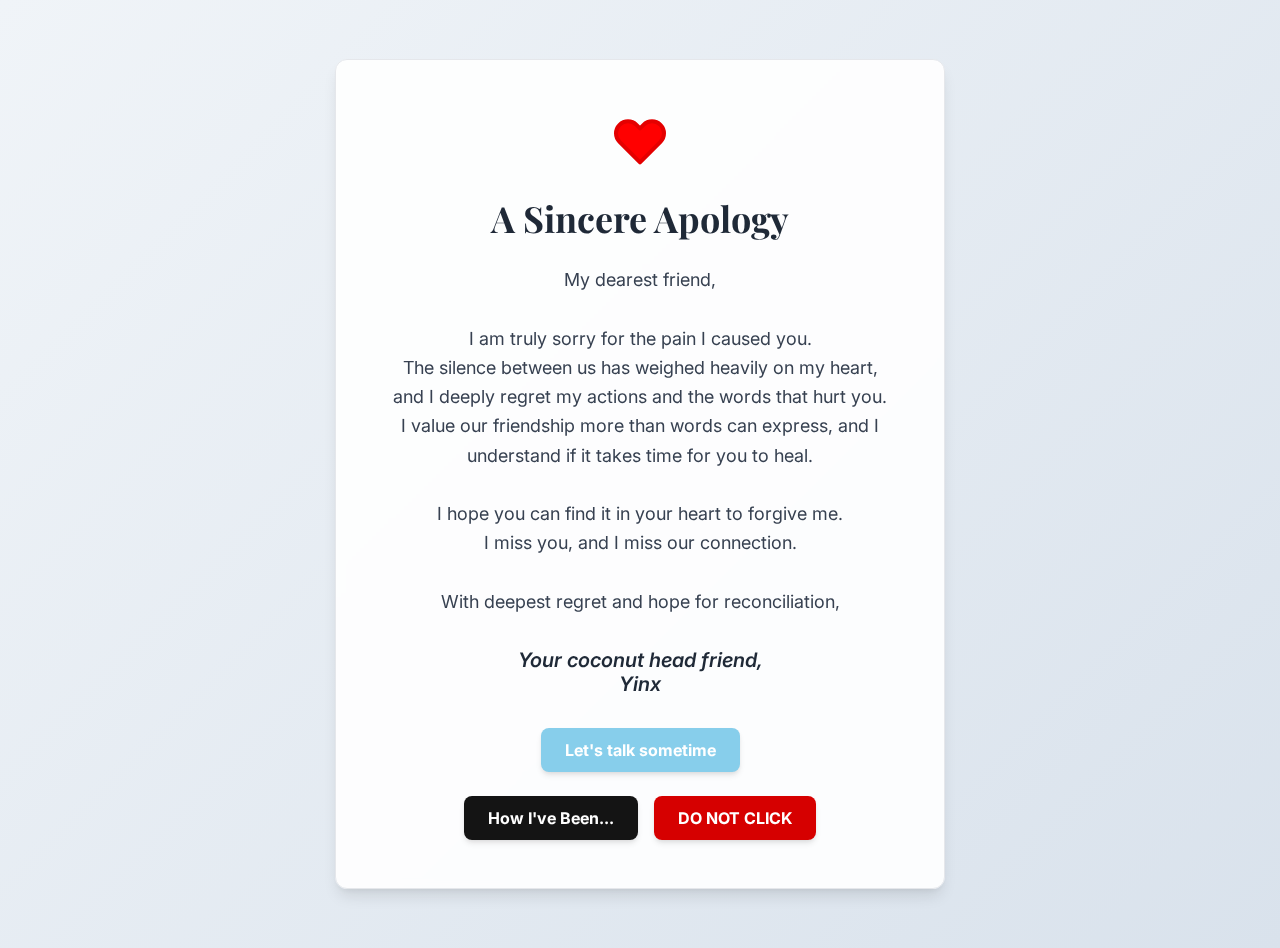
<file: index.html>
<!DOCTYPE html>
<html lang="en">
<head>
    <meta charset="UTF-8">
    <meta name="viewport" content="width=device-width, initial-scale=1.0">
    <title>A Special Message from Denchū-san</title>
    <link rel="stylesheet" href="https://fonts.googleapis.com/css2?family=Inter:wght@400;600&family=Playfair+Display:wght@700&display=swap">
    <link rel="icon" href="heart-png-29.png" type="image/x-icon">
    <link rel="stylesheet" href="style.css">
    <style>
        body{
            font-family: 'Inter', sans-serif;
        }

        h1{
            font-family: 'Playfair Display', serif;
        }
        ::-webkit-scrollbar{
            width: 8px;
        }
        ::-webkit-scrollbar-track{
            background: #f1f1f1;
            border-radius: 10px;
        }
        ::-webkit-scrollbar-thumb{
            background: #888;
            border-radius: 10px;
        }
        ::-webkit-scrollbar-thumb:hover{
            background: #555;
        }
    </style>
</head>

<body class="main-body">
    <section class="apology-card">
        <div class="icon-container">
            <svg class="icon-heart" fill="none" stroke="currentColor" viewBox="0 0 24 24" xmlns="http://www.w3.org/2000/svg">
                <path stroke-linecap="round" stroke-linejoin="round" stroke-width="1.5" d="M4.318 6.318a4.5 4.5 0 000 6.364L12 20.364l7.682-7.682a4.5 4.5 0 00-6.364-6.364L12 7.636l-1.318-1.318a4.5 4.5 0 00-6.364 0z"></path>
            </svg>
        </div>
        
        <h1 class="apology-title">
            A Sincere Apology
        </h1>

        <p class="apology-message">
            My dearest friend,
            <br><br>I am truly sorry for the pain I caused you.
            <br>The silence between us has weighed heavily on my heart,
            <br>and I deeply regret my actions and the words that hurt you.
            <br>I value our friendship more than words can express, and I understand if it takes time for you to heal.
            <br><br>I hope you can find it in your heart to forgive me.
            <br>I miss you, and I miss our connection. 
            <br><br> With deepest regret and hope for reconciliation,
        </p>

        <p class="apology-signature">
            Your coconut head friend,<br>Yinx
        </p>

        <div class="button-container">
            <a href="https://discord.com/users/934392596330070039" class="apology-button">
                Let's talk sometime
            </a>
        </div>

        <div class="additional-buttons-container">
            <a href="feelings.html" class="apology-button-monochrome">
                How I've Been...
            </a>
            <a href="#" class="apology-button-prank" onclick="activatePrank(event)">
                DO NOT CLICK
            </a>
        </div>
    </section>

    <script>
        function activatePrank(event){
            event.preventDefault();

            const card = document.querySelector('.apology-card');
            if (card){
                card.innerHTML = `
                <h2 class="apology-title" style="color: red;">Expolosion Initiated!</h2>
                <p class="apology-message">
                    Your browser will expolde in 5 seconds...<br>
                    (Modern browsers often prevent pages from closing themselves for security reasons)
                    <br><br>
                    Did it work?
                    <br><br>
                    I guess it didn't... sigh🤧
                </p>
                `;
            }

            setTimeout(() => {
            window.close();
        }, 5000);
        }
    </script>
</body>
</html>
</file>
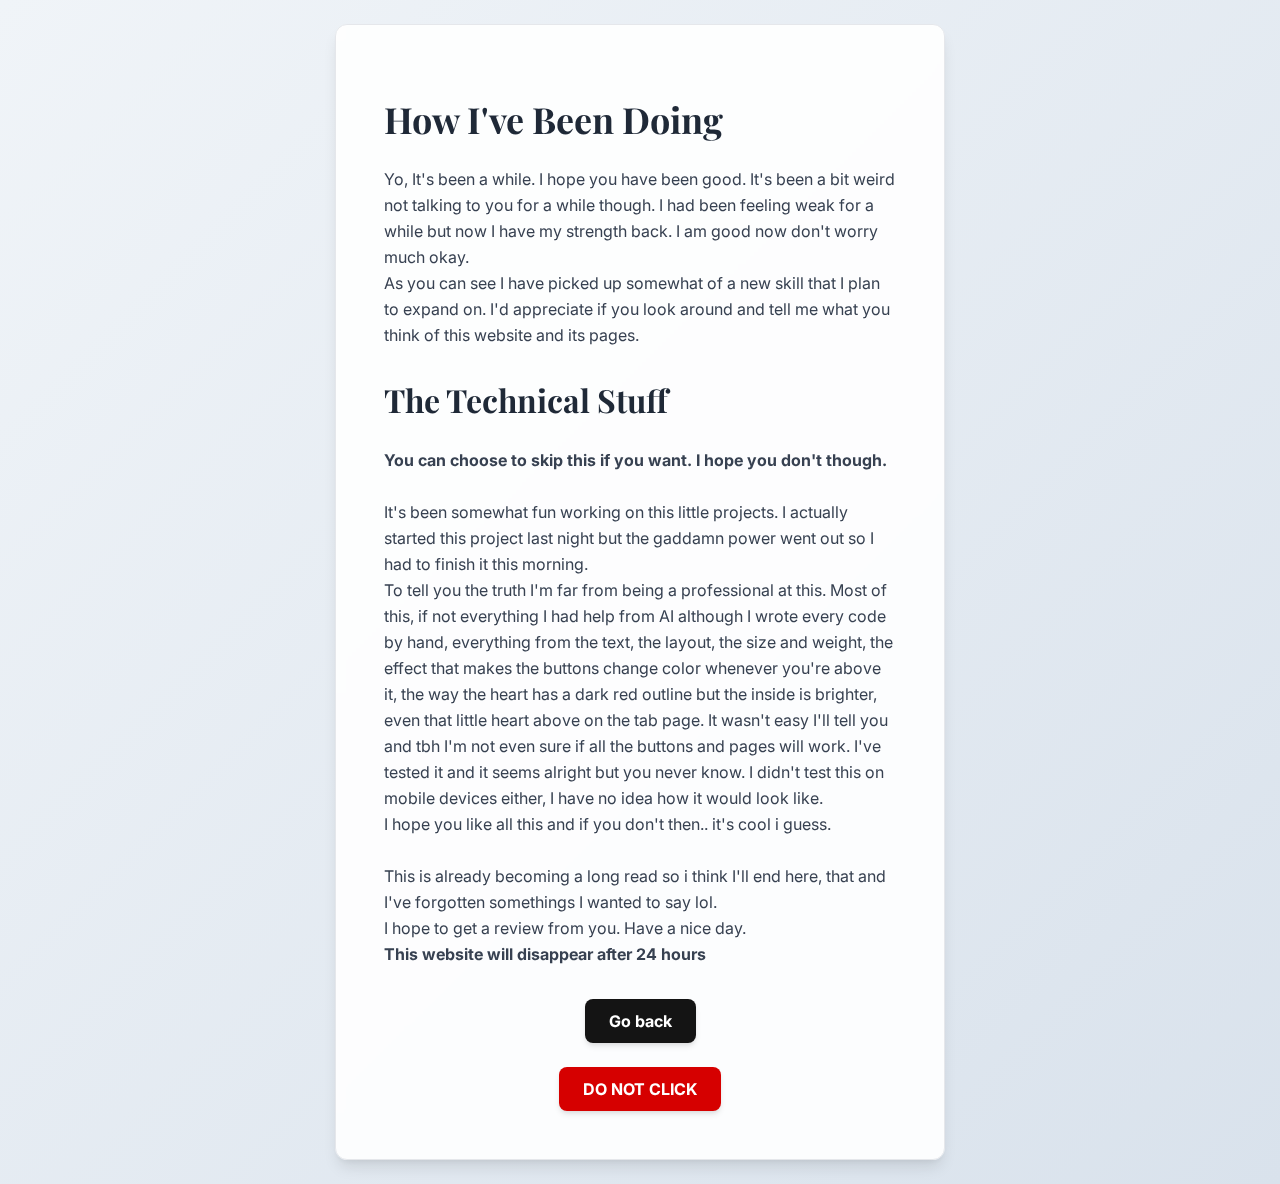
<file: feelings.html>
<!DOCTYPE html>
<html lang="en">
<head>
    <meta charset="UTF-8">
    <meta name="viewport" content="width=device-width, initial-scale=1.0">
    <title>How I've Been Doing</title>
    <link rel="stylesheet" href="https://fonts.googleapis.com/css2?family=Inter:wght@400;600&family=Playfair+Display:wght@700&display=swap">
    <link rel="icon" href="heart-png-29.png" type="image/x-icon">
    <link rel="stylesheet" href="style.css">
    <style>
        body{
            font-family: 'Inter', sans-serif;
        }

        h1{
            font-family: 'Playfair Display', serif;
        }

        h2{
             font-family: 'Playfair Display', serif;
        }

        ::-webkit-scrollbar{
            width: 8px;
        }
        ::-webkit-scrollbar-track{
            background: #f1f1f1;
            border-radius: 10px;
        }
        ::-webkit-scrollbar-thumb{
            background: #888;
            border-radius: 10px;
        }
        ::-webkit-scrollbar-thumb:hover{
            background: #555;
        }
    </style>
</head>

<body class="main-body">
    <section class="apology-card">
        <h1 class="apology-title-2">
            How I've Been Doing
        </h1>

        <p class="tech-msg">
            Yo, It's been a while. I hope you have been good. It's been a bit weird not talking to you for a while though. I had been feeling weak for a while but now I have my strength back. I am good now don't worry much okay.<br>As you can see I have picked up somewhat of a new skill that I plan to expand on. I'd appreciate if you look around and tell me what you think of this website and its pages.
        </p>

        <h2 class="tech-stuff">The Technical Stuff</h2>
        <p class="tech-msg">
            <strong>You can choose to skip this if you want. I hope you don't though.</strong>
            <br><br>It's been somewhat fun working on this little projects. I actually started this project last night but the gaddamn power went out so I had to finish it this morning.<br>To tell you the truth I'm far from being a professional at this. Most of this, if not everything I had help from AI although I wrote every code by hand, everything from the text, the layout, the size and weight, the effect that makes the buttons change color whenever you're above it, the way the heart has a dark red outline but the inside is brighter, even that little heart above on the tab page. It wasn't easy I'll tell you and tbh I'm not even sure if all the buttons and pages will work. I've tested it and it seems alright but you never know. I didn't test this on mobile devices either, I have no idea how it would look like.
            <br>I hope you like all this and if you don't then.. it's cool i guess.
            <br><br>
            This is already becoming a long read so i think I'll end here, that and I've forgotten somethings I wanted to say lol. <br>I hope to get a review from you. Have a nice day.
            <br><strong>This website will disappear after 24 hours</strong>
        </p>

        <div class="button-container">
            <a href="index.html" class="apology-button-monochrome">
                Go back
            </a>
        </div>

         <div class="additional-buttons-container">
            <a href="#" class="apology-button-prank" onclick="activatePrank(event)">
                DO NOT CLICK
            </a>
        </div>
    </section>

    <script>
        function activatePrank(event){
            event.preventDefault();

            const card = document.querySelector('.apology-card');
            if (card){
                card.innerHTML = `
                <h2 class="apology-title" style="color: red;">Expolosion Initiated!</h2>
                <figure>
                    <img src="9607-navia-scarysideeye.png" alt="9607-navia-scarysideeye.png" width='60%'>

                    <figcaption class="bomb-text">
                        <strong>I TOLD YOU NOT TO CLICK IT, DIDN'T I?</strong>
                    </figcaption>
                </figure>
                <p class="apology-message">
                    This page will expolde in 5 seconds...<br>
                    (Modern browsers often prevent pages from closing themselves for security reasons)
                    <br><br>
                    Did it work?
                    <br><br>
                    I guess it didn't... sigh🤧
                </p>
                `;
            }

            setTimeout(() => {
            window.close();
        }, 5000);
        }
    </script>
</body>
</html>
</file>
<file: style.css>
.main-body{
    background: linear-gradient(135deg, #f0f4f8 0%, #d9e2ec 100%);
    min-height: 100vh;
    display: flex;
    justify-content: center;
    align-items: center;
    padding: 16px;
    -webkit-font-smoothing: antialiased;
    -moz-font-smoothing: grayscale;
}

.apology-card{
    background-color: rgba(255, 255, 255, 0.9);
    padding: 32px;
    border-radius: 12px;
    box-shadow: 0 10px 15px -3px rgba(0, 0, 0, 0.1), 0 4px 6px -2px rgba(0, 0, 0, 0.05);
    max-width: 32rem;
    width: 100%;
    text-align: center;
    border: 1px solid #e5e7eb;
    backdrop-filter: blur(4px);
}

@media (min-width: 768px) {
    .apology-card {
        padding: 3rem;
    }
}

.icon-container{
    margin-bottom: 24px;
    display: flex;
    justify-content: center;
}

.icon-heart{
    width: 64px;
    height: 64px;
    fill: red;
    color: rgb(228, 0, 0);
}

.apology-title{
    font-size: 1.875rem;
    font-weight: 700;
    color: #1f2937;
    margin-bottom: 24px;
    line-height: 1.25;
}

.apology-title-2{
    text-align: left;
    font-size: 1.875rem;
    font-weight: 700;
    color: #1f2937;
    margin-bottom: 24px;
    line-height: 1.25;
}

@media (min-width: 768px) {
    .apology-title, .apology-title-2 {
        font-size: 2.25rem;
    }
}

.tech-stuff{
    text-align: left;
    font-size: 1.875rem;
    font-weight: 700;
    color: #1f2937;
    line-height: 1.25;
}

@media (min-width: 768px) {
    .tech-stuff {
        font-size: 2rem;
    }
}

.apology-message{
    font-size: 16px;
    color: #374151;
    line-height: 1.625;
    margin-bottom: 32px;
}

.bomb-text{
    font-size: 16px;
    color: red;
    line-height: 1.625;
    margin-bottom: 32px;
}

@media (min-width: 768px) {
    .apology-message, .tech-msg, .bomb-text{
        font-size: 1.125rem;
    }
}

.tech-msg{
    text-align: left;
    font-size: 16px;
    color: #374151;
    line-height: 1.625;
    margin-bottom: 32px;
}

.apology-signature{
    font-size: 1.125rem;
    font-weight: 600;
    color: #1f2937;
    margin-top: 16px;
    font-style: italic;
}

@media (min-width: 768px) {
    .apology-signature {
        font-size: 1.25rem;
    }
}

.button-container{
    margin-top: 32px;
}

.apology-button{
    display: inline-block;
    background-color: skyblue;
    color: white;
    font-weight: 700;
    padding: 12px 24px;
    border-radius: 0.5rem;
    box-shadow: 0 4px 6px -1px rgba(0, 0, 0, 0.1), 0 2px 4px -1px rgba(0, 0, 0, 0.06);
    transition: all 0.3s ease-in-out;
    text-decoration: none;
}

.apology-button:hover{
    background-color: navy;
    transform: scale(1.05);
}

.additional-buttons-container{
    margin-top: 24px;
    display: flex;
    justify-content: center;
    gap: 16px;
    flex-wrap: wrap;
}

.apology-button-monochrome{
    display: inline-block;
    background-color: rgb(20, 20, 20);
    color: white;
    font-weight: 700;
    padding: 12px 24px;
    border-radius: 0.5rem;
    box-shadow: 0 4px 6px -1px rgba(0, 0, 0, 0.1), 0 2px 4px -1px rgba(0, 0, 0, 0.06);
    transition: all 0.3s ease-in-out;
    text-decoration: none;
}

.apology-button-monochrome:hover{
    background-color:white;
    color: black;
    transform: scale(1.05);
}

.apology-button-prank{
    display: inline-block;
    background-color: rgb(214, 0, 0);
    color: white;
    font-weight: 700;
    padding: 12px 24px;
    border-radius: 0.5rem;
    box-shadow: 0 4px 6px -1px rgba(0, 0, 0, 0.1), 0 2px 4px -1px rgba(0, 0, 0, 0.06);
    transition: all 0.3s ease-in-out;
    text-decoration: none;
}

.apology-button-prank:hover{
    background-color: red;
    transform: scale(1.05);
}
</file>
